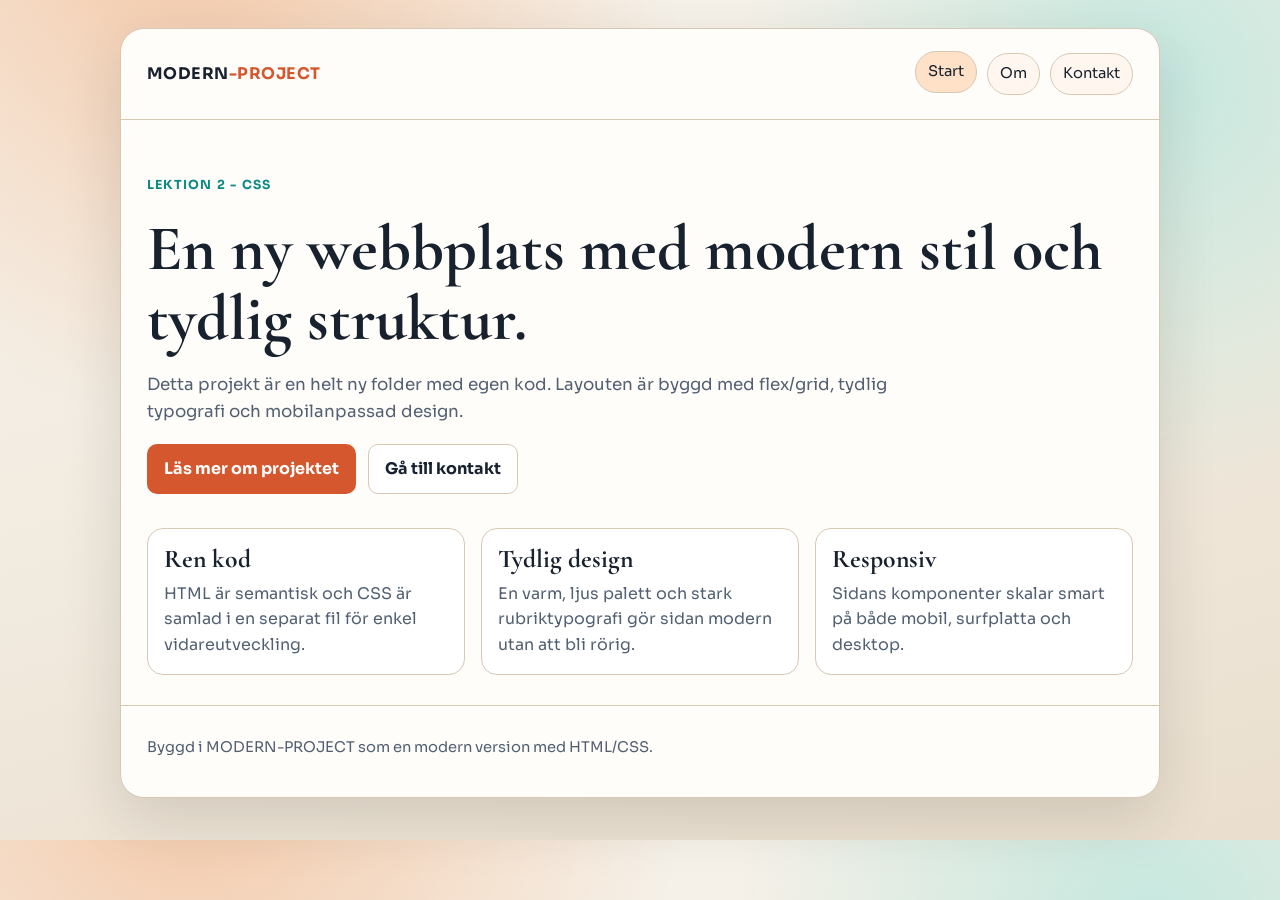
<file: MODERN-PROJECT/index.html>
<!DOCTYPE html>
<html lang="sv">
<head>
  <meta charset="UTF-8">
  <meta name="viewport" content="width=device-width, initial-scale=1.0">
  <title>MODERN-PROJECT | Start</title>
  <link rel="preconnect" href="https://fonts.googleapis.com">
  <link rel="preconnect" href="https://fonts.gstatic.com" crossorigin>
  <link href="https://fonts.googleapis.com/css2?family=Cormorant+Garamond:wght@500;700&family=Sora:wght@400;600;700&display=swap" rel="stylesheet">
  <link rel="stylesheet" href="styles.css">
</head>
<body>
  <div class="page-wrap">
    <header class="site-header">
      <a class="brand" href="index.html">MODERN<span>-PROJECT</span></a>
      <nav class="site-nav">
        <a class="active" href="index.html">Start</a>
        <a href="about.html">Om</a>
        <a href="contact.html">Kontakt</a>
      </nav>
    </header>

    <section class="hero">
      <p class="kicker">Lektion 2 - CSS</p>
      <h1>En ny webbplats med modern stil och tydlig struktur.</h1>
      <p class="lead">Detta projekt är en helt ny folder med egen kod. Layouten är byggd med flex/grid, tydlig typografi och mobilanpassad design.</p>
      <div class="cta-row">
        <a class="btn btn-primary" href="about.html">Läs mer om projektet</a>
        <a class="btn btn-secondary" href="contact.html">Gå till kontakt</a>
      </div>
    </section>

    <section class="content">
      <article class="card">
        <h3>Ren kod</h3>
        <p>HTML är semantisk och CSS är samlad i en separat fil för enkel vidareutveckling.</p>
      </article>
      <article class="card">
        <h3>Tydlig design</h3>
        <p>En varm, ljus palett och stark rubriktypografi gör sidan modern utan att bli rörig.</p>
      </article>
      <article class="card">
        <h3>Responsiv</h3>
        <p>Sidans komponenter skalar smart på både mobil, surfplatta och desktop.</p>
      </article>
    </section>

    <footer class="site-footer">
      <p>Byggd i MODERN-PROJECT som en modern version med HTML/CSS.</p>
    </footer>
  </div>
</body>
</html>
</file>
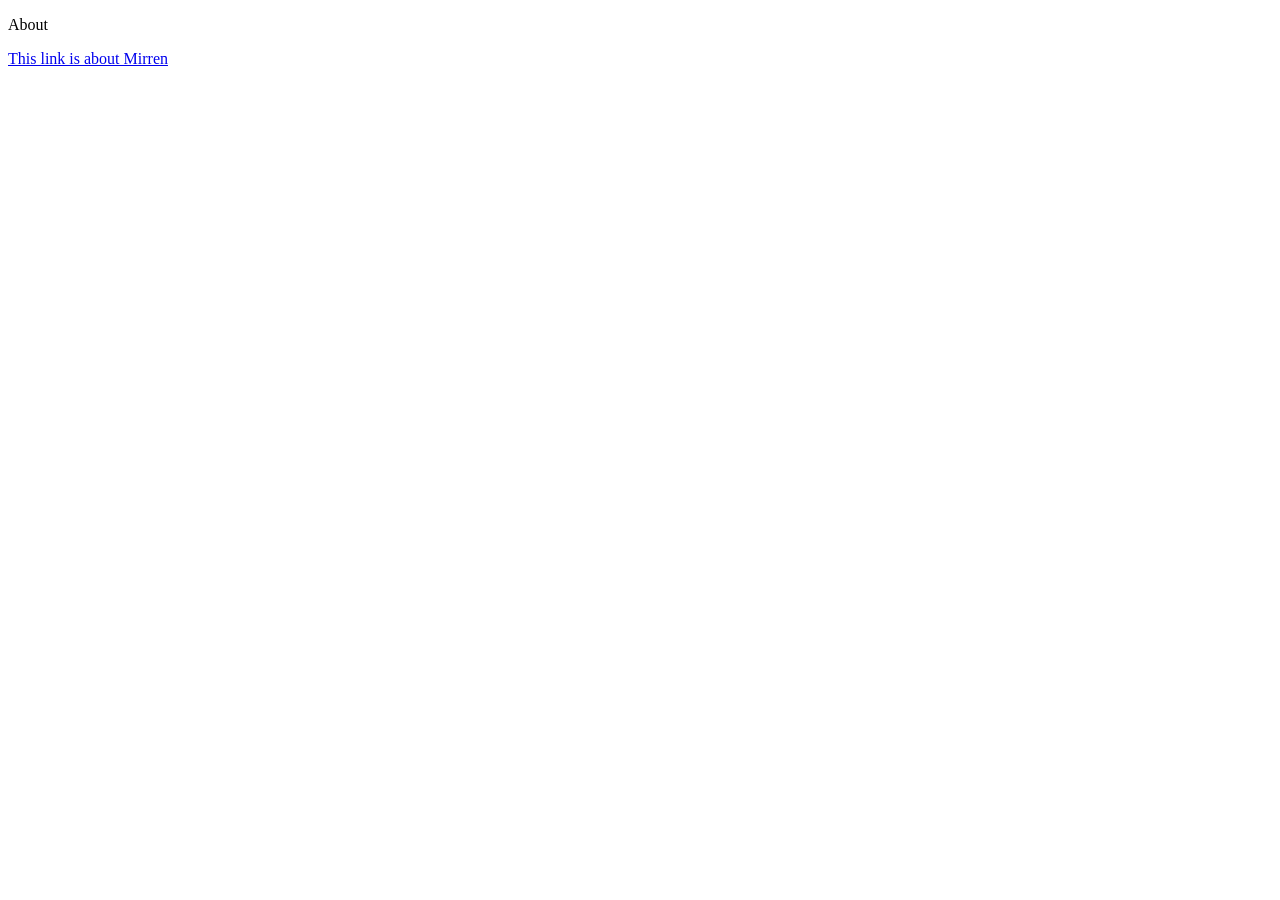
<file: about.html>
<!DOCTYPE html>
<html lang="en">

<head>
    <meta charset="UTF-8">
    <meta name="viewport" content="width=device-width, initial-scale=1.0">
    <title>About Page</title>
</head>

<body>
    <p>
        About 
    </p>

    <p>
        <a href="https://www.google.com/search?gs_ssp=eJzj4tTP1TcwzMjOKDRg9OLJSM1JzVPIzSwqSs0DAGIWCCw&q=helen+mirren&oq=hel&gs_lcrp=EgZjaHJvbWUqBwgGEC4YgAQyBggAEEUYOTIHCAEQABiABDINCAIQLhivARjHARiABDIHCAMQLhiABDIHCAQQABiABDIHCAUQABiABDIHCAYQLhiABDIHCAcQLhiABDIHCAgQABiABDIHCAkQABiABNIBCTg2MzRqMGoxNagCDLACAfEFDix9Z6_94r4&sourceid=chrome&ie=UTF-8">
            This link is about Mirren
        </a>
    </p>
</body>
</html>
</file>
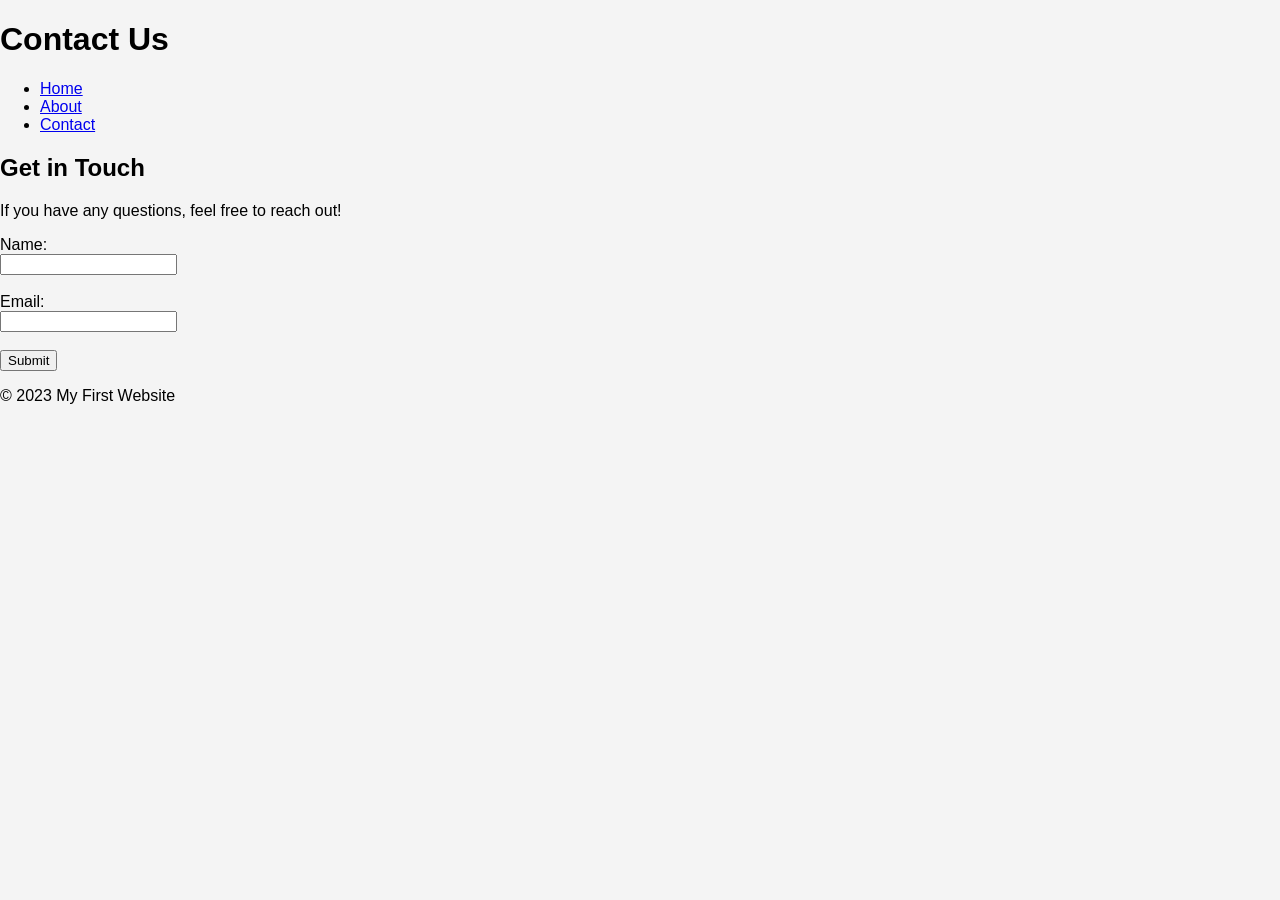
<file: contact.html>
<!DOCTYPE html>
<html lang="en">

<head>
    <meta charset="UTF-8">
    <meta name="viewport" content="width=device-width, initial-scale=1.0">
    <title>Document</title>
</head>

<body>
    <header class="header">
        <h1>Contact Us</h1>
    </header>

    <nav class="menu">
        <ul>
            <li><a href="index.html">Home</a></li>
            <li><a href="about.html">About</a></li>
            <li><a href="contact.html">Contact</a></li>
        </ul>
    </nav>

    <main>
        <h2>Get in Touch</h2>
        <p>If you have any questions, feel free to reach out!</p>

        <form action="#" method="post">
            <label for="name">Name:</label><br>
            <input type="text" id="name" name="name"><br><br>
            <label for="email">Email:</label><br>
            <input type="email" id="email" name="email"><br><br>
            <input type="submit" value="Submit">
        </form>
    </main>

    <footer>
        <p>&copy; 2023 My First Website</p>
    </footer>

    <style>
        body {
            font-family: Arial, sans-serif;
            margin: 0;
            padding: 0;
            background-color: #f4f4f4;
        }
    </style>
</body>
</html>
</file>
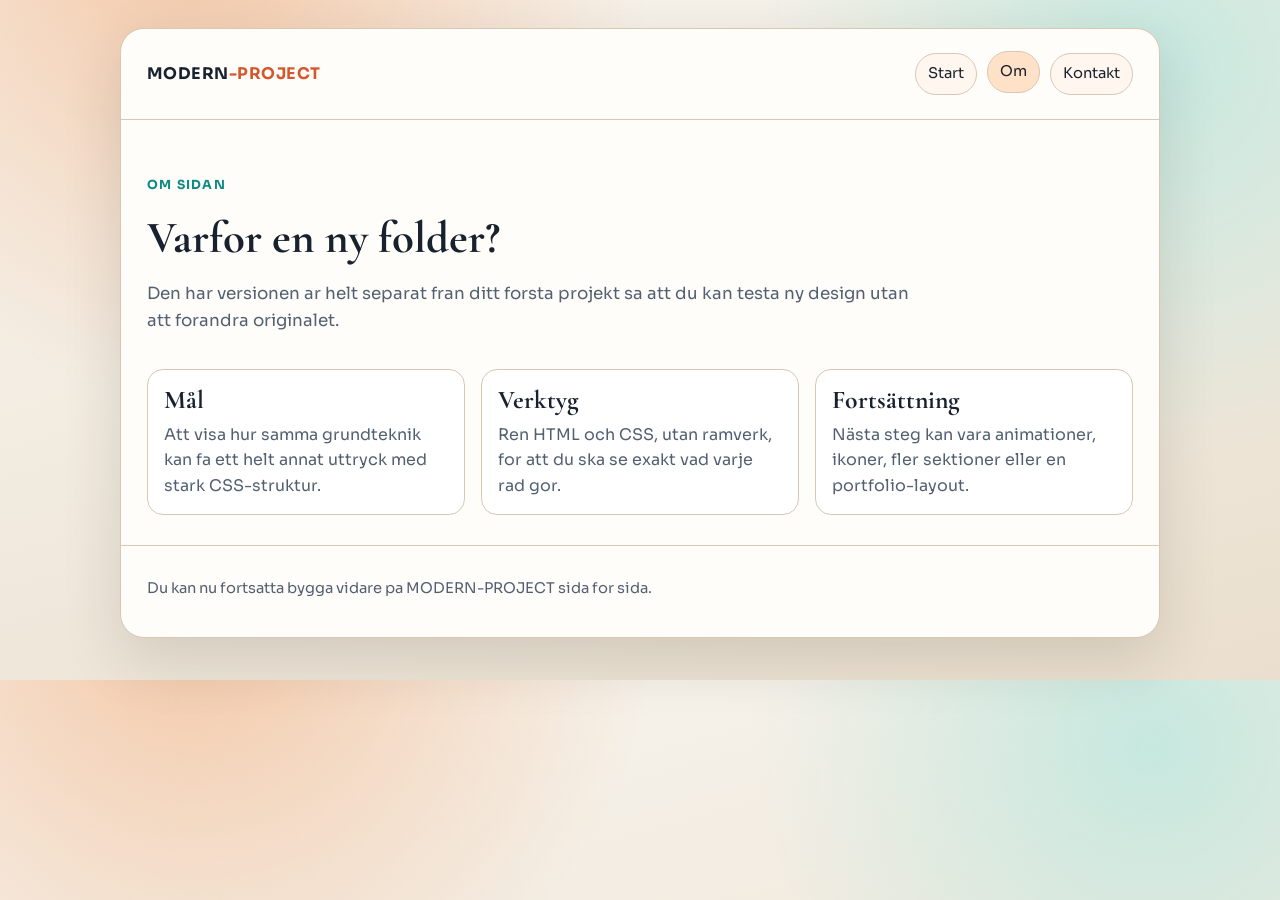
<file: MODERN-PROJECT/about.html>
<!DOCTYPE html>
<html lang="sv">
<head>
  <meta charset="UTF-8">
  <meta name="viewport" content="width=device-width, initial-scale=1.0">
  <title>MODERN-PROJECT | Om</title>
  <link rel="preconnect" href="https://fonts.googleapis.com">
  <link rel="preconnect" href="https://fonts.gstatic.com" crossorigin>
  <link href="https://fonts.googleapis.com/css2?family=Cormorant+Garamond:wght@500;700&family=Sora:wght@400;600;700&display=swap" rel="stylesheet">
  <link rel="stylesheet" href="styles.css">
</head>
<body>
  <div class="page-wrap">
    <header class="site-header">
      <a class="brand" href="index.html">MODERN<span>-PROJECT</span></a>
      <nav class="site-nav">
        <a href="index.html">Start</a>
        <a class="active" href="about.html">Om</a>
        <a href="contact.html">Kontakt</a>
      </nav>
    </header>

    <section class="hero">
      <p class="kicker">Om sidan</p>
      <h2>Varfor en ny folder?</h2>
      <p class="lead">Den har versionen ar helt separat fran ditt forsta projekt sa att du kan testa ny design utan att forandra originalet.</p>
    </section>

    <section class="content">
      <article class="card">
        <h3>Mål</h3>
        <p>Att visa hur samma grundteknik kan fa ett helt annat uttryck med stark CSS-struktur.</p>
      </article>
      <article class="card">
        <h3>Verktyg</h3>
        <p>Ren HTML och CSS, utan ramverk, for att du ska se exakt vad varje rad gor.</p>
      </article>
      <article class="card">
        <h3>Fortsättning</h3>
        <p>Nästa steg kan vara animationer, ikoner, fler sektioner eller en portfolio-layout.</p>
      </article>
    </section>

    <footer class="site-footer">
      <p>Du kan nu fortsatta bygga vidare pa MODERN-PROJECT sida for sida.</p>
    </footer>
  </div>
</body>
</html>
</file>
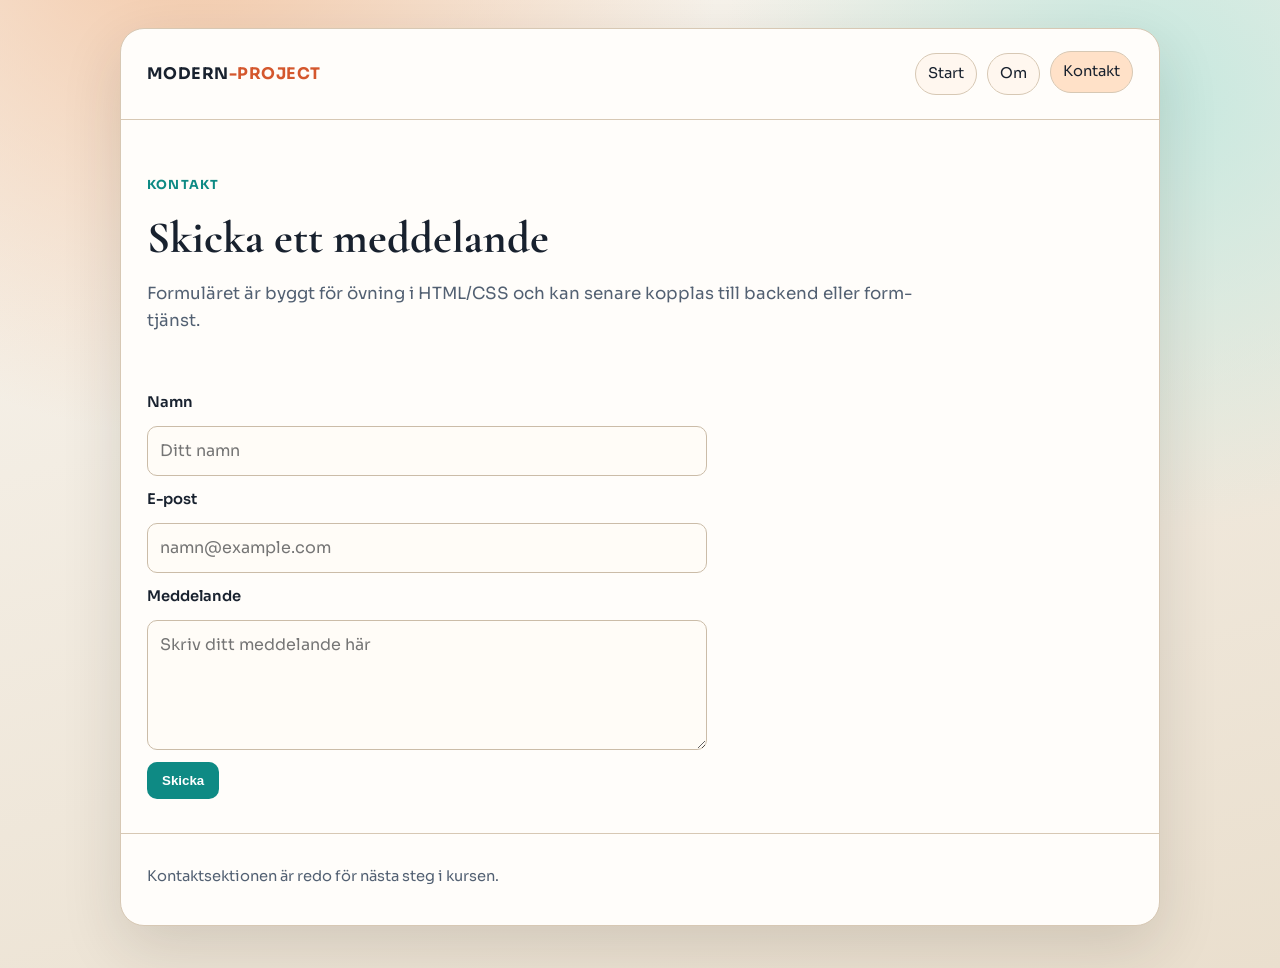
<file: MODERN-PROJECT/contact.html>
<!DOCTYPE html>
<html lang="sv">
<head>
  <meta charset="UTF-8">
  <meta name="viewport" content="width=device-width, initial-scale=1.0">
  <title>MODERN-PROJECT | Kontakt</title>
  <link rel="preconnect" href="https://fonts.googleapis.com">
  <link rel="preconnect" href="https://fonts.gstatic.com" crossorigin>
  <link href="https://fonts.googleapis.com/css2?family=Cormorant+Garamond:wght@500;700&family=Sora:wght@400;600;700&display=swap" rel="stylesheet">
  <link rel="stylesheet" href="styles.css">
</head>
<body>
  <div class="page-wrap">
    <header class="site-header">
      <a class="brand" href="index.html">MODERN<span>-PROJECT</span></a>
      <nav class="site-nav">
        <a href="index.html">Start</a>
        <a href="about.html">Om</a>
        <a class="active" href="contact.html">Kontakt</a>
      </nav>
    </header>

    <section class="hero">
      <p class="kicker">Kontakt</p>
      <h2>Skicka ett meddelande</h2>
      <p class="lead">Formuläret är byggt för övning i HTML/CSS och kan senare kopplas till backend eller form-tjänst.</p>
    </section>

    <section class="panel">
      <form class="form-grid" action="#" method="post">
        <label for="name">Namn</label>
        <input id="name" name="name" type="text" placeholder="Ditt namn" required>

        <label for="email">E-post</label>
        <input id="email" name="email" type="email" placeholder="namn@example.com" required>

        <label for="message">Meddelande</label>
        <textarea id="message" name="message" placeholder="Skriv ditt meddelande här" required></textarea>

        <button type="submit">Skicka</button>
      </form>
    </section>

    <footer class="site-footer">
      <p>Kontaktsektionen är redo för nästa steg i kursen.</p>
    </footer>
  </div>
</body>
</html>
</file>
<file: MODERN-PROJECT/styles.css>
:root {
  --bg-cream: #f8f5ef;
  --bg-sand: #eadfce;
  --ink: #18212e;
  --muted: #526072;
  --card: #fffdf9;
  --line: #d7c8b4;
  --accent: #d4572d;
  --accent-strong: #ac3d19;
  --teal: #0e8a84;
}

* {
  box-sizing: border-box;
}

html,
body {
  margin: 0;
  padding: 0;
}

body {
  font-family: "Sora", "Avenir Next", "Segoe UI", sans-serif;
  color: var(--ink);
  background: radial-gradient(circle at 15% -10%, #f3c7a6 0%, transparent 35%),
    radial-gradient(circle at 90% 10%, #c6e8df 0%, transparent 30%),
    linear-gradient(165deg, var(--bg-cream), var(--bg-sand));
  line-height: 1.6;
}

.page-wrap {
  width: min(1040px, 92%);
  margin: 28px auto 42px;
  background: color-mix(in srgb, var(--card) 88%, white 12%);
  border: 1px solid var(--line);
  border-radius: 24px;
  box-shadow: 0 22px 60px rgba(42, 34, 25, 0.14);
  overflow: hidden;
}

.site-header {
  padding: 24px 26px;
  border-bottom: 1px solid var(--line);
  display: flex;
  align-items: center;
  justify-content: space-between;
  gap: 16px;
}

.brand {
  text-decoration: none;
  color: var(--ink);
  font-weight: 700;
  letter-spacing: 0.03em;
}

.brand span {
  color: var(--accent);
}

.site-nav {
  display: flex;
  flex-wrap: wrap;
  gap: 10px;
}

.site-nav a {
  text-decoration: none;
  color: var(--ink);
  background: #fff7ef;
  border: 1px solid var(--line);
  padding: 8px 12px;
  border-radius: 999px;
  font-size: 0.92rem;
  transition: transform 0.22s ease, background-color 0.22s ease;
}

.site-nav a:hover,
.site-nav a.active {
  background: #ffe1c8;
  transform: translateY(-2px);
}

.hero {
  padding: 56px 26px 28px;
  display: grid;
  gap: 18px;
}

.kicker {
  margin: 0;
  color: var(--teal);
  text-transform: uppercase;
  letter-spacing: 0.1em;
  font-size: 0.78rem;
  font-weight: 700;
}

h1,
h2,
h3 {
  margin: 0;
  font-family: "Cormorant Garamond", Georgia, serif;
  line-height: 1.1;
}

h1 {
  font-size: clamp(2.3rem, 5.3vw, 4rem);
}

h2 {
  font-size: clamp(1.9rem, 4vw, 2.8rem);
}

.lead {
  max-width: 64ch;
  color: var(--muted);
  margin: 0;
  font-size: 1.05rem;
}

.cta-row {
  display: flex;
  flex-wrap: wrap;
  gap: 12px;
}

.btn {
  text-decoration: none;
  padding: 11px 16px;
  border-radius: 10px;
  font-weight: 700;
  border: 1px solid transparent;
  transition: transform 0.2s ease, opacity 0.2s ease;
}

.btn:hover {
  transform: translateY(-2px);
  opacity: 0.95;
}

.btn-primary {
  background: var(--accent);
  color: #fff;
}

.btn-secondary {
  color: var(--ink);
  border-color: var(--line);
  background: #fff;
}

.content {
  padding: 6px 26px 30px;
  display: grid;
  gap: 16px;
  grid-template-columns: repeat(auto-fit, minmax(220px, 1fr));
}

.card {
  border: 1px solid var(--line);
  border-radius: 16px;
  padding: 16px;
  background: #fff;
  animation: rise-in 0.6s ease both;
}

.card h3 {
  font-size: 1.6rem;
  margin-bottom: 8px;
}

.card p {
  margin: 0;
  color: var(--muted);
}

.card:nth-child(2) {
  animation-delay: 0.08s;
}

.card:nth-child(3) {
  animation-delay: 0.16s;
}

.panel {
  padding: 28px 26px 34px;
}

.form-grid {
  display: grid;
  gap: 12px;
  max-width: 560px;
}

label {
  font-weight: 600;
  font-size: 0.92rem;
}

input,
textarea {
  width: 100%;
  border: 1px solid #cbbca8;
  border-radius: 10px;
  padding: 11px 12px;
  font: inherit;
  background: #fffcf7;
}

textarea {
  min-height: 130px;
  resize: vertical;
}

button {
  width: fit-content;
  border: 0;
  border-radius: 10px;
  padding: 11px 15px;
  background: var(--teal);
  color: #fff;
  font-weight: 700;
  cursor: pointer;
}

.site-footer {
  border-top: 1px solid var(--line);
  padding: 16px 26px 22px;
  color: var(--muted);
  font-size: 0.92rem;
}

@keyframes rise-in {
  from {
    opacity: 0;
    transform: translateY(10px);
  }

  to {
    opacity: 1;
    transform: translateY(0);
  }
}

@media (max-width: 760px) {
  .site-header {
    align-items: flex-start;
    flex-direction: column;
  }

  .hero {
    padding-top: 36px;
  }
}
</file>
